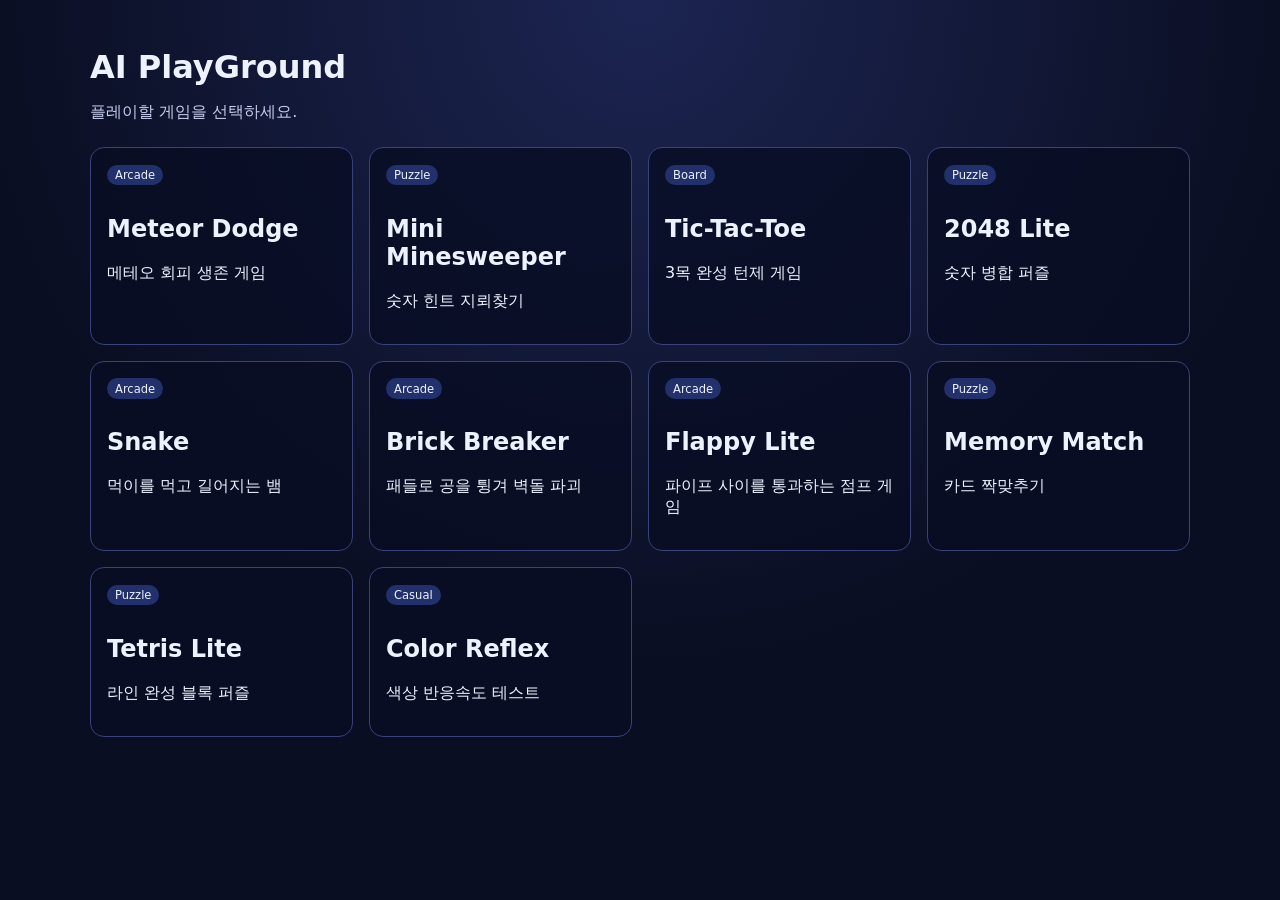
<file: index.html>
<!doctype html>
<html lang="ko">
  <head>
    <meta charset="UTF-8" />
    <meta name="viewport" content="width=device-width, initial-scale=1.0" />
    <title>AI PlayGround - Game Launcher</title>
    <style>
      :root { color-scheme: dark; font-family: "Pretendard", "Noto Sans KR", system-ui, sans-serif; }
      body { margin: 0; min-height: 100vh; background: radial-gradient(circle at top, #1c2552, #0a0e22 60%); color: #eef2ff; }
      .container { width: min(1100px, 92vw); margin: 0 auto; padding: 3rem 0 4rem; }
      .grid { margin-top: 1.5rem; display: grid; grid-template-columns: repeat(auto-fit, minmax(220px, 1fr)); gap: 1rem; }
      .card { display:block;border-radius:14px;border:1px solid #394279;background:rgba(8,13,35,.8);padding:1rem;text-decoration:none;color:inherit }
      .card:hover { border-color:#6f8bff; transform:translateY(-2px); }
      .tag { display:inline-block;font-size:.72rem;background:#22306b;padding:.2rem .5rem;border-radius:999px;margin-bottom:.6rem; }
      h1 { margin:0; } .subtitle{color:#c6cdec}
    </style>
  </head>
  <body>
    <main class="container">
      <h1>AI PlayGround</h1>
      <p class="subtitle">플레이할 게임을 선택하세요.</p>
      <section class="grid" aria-label="게임 목록">
        <a class="card" href="./games/meteor-dodge/"><span class="tag">Arcade</span><h2>Meteor Dodge</h2><p>메테오 회피 생존 게임</p></a>
        <a class="card" href="./games/minesweeper/"><span class="tag">Puzzle</span><h2>Mini Minesweeper</h2><p>숫자 힌트 지뢰찾기</p></a>
        <a class="card" href="./games/tic-tac-toe/"><span class="tag">Board</span><h2>Tic-Tac-Toe</h2><p>3목 완성 턴제 게임</p></a>
        <a class="card" href="./games/2048/"><span class="tag">Puzzle</span><h2>2048 Lite</h2><p>숫자 병합 퍼즐</p></a>
        <a class="card" href="./games/snake/"><span class="tag">Arcade</span><h2>Snake</h2><p>먹이를 먹고 길어지는 뱀</p></a>
        <a class="card" href="./games/brick-breaker/"><span class="tag">Arcade</span><h2>Brick Breaker</h2><p>패들로 공을 튕겨 벽돌 파괴</p></a>
        <a class="card" href="./games/flappy-lite/"><span class="tag">Arcade</span><h2>Flappy Lite</h2><p>파이프 사이를 통과하는 점프 게임</p></a>
        <a class="card" href="./games/memory-match/"><span class="tag">Puzzle</span><h2>Memory Match</h2><p>카드 짝맞추기</p></a>
        <a class="card" href="./games/tetris-lite/"><span class="tag">Puzzle</span><h2>Tetris Lite</h2><p>라인 완성 블록 퍼즐</p></a>
        <a class="card" href="./games/color-reflex/"><span class="tag">Casual</span><h2>Color Reflex</h2><p>색상 반응속도 테스트</p></a>
      </section>
    </main>
  </body>
</html>
</file>
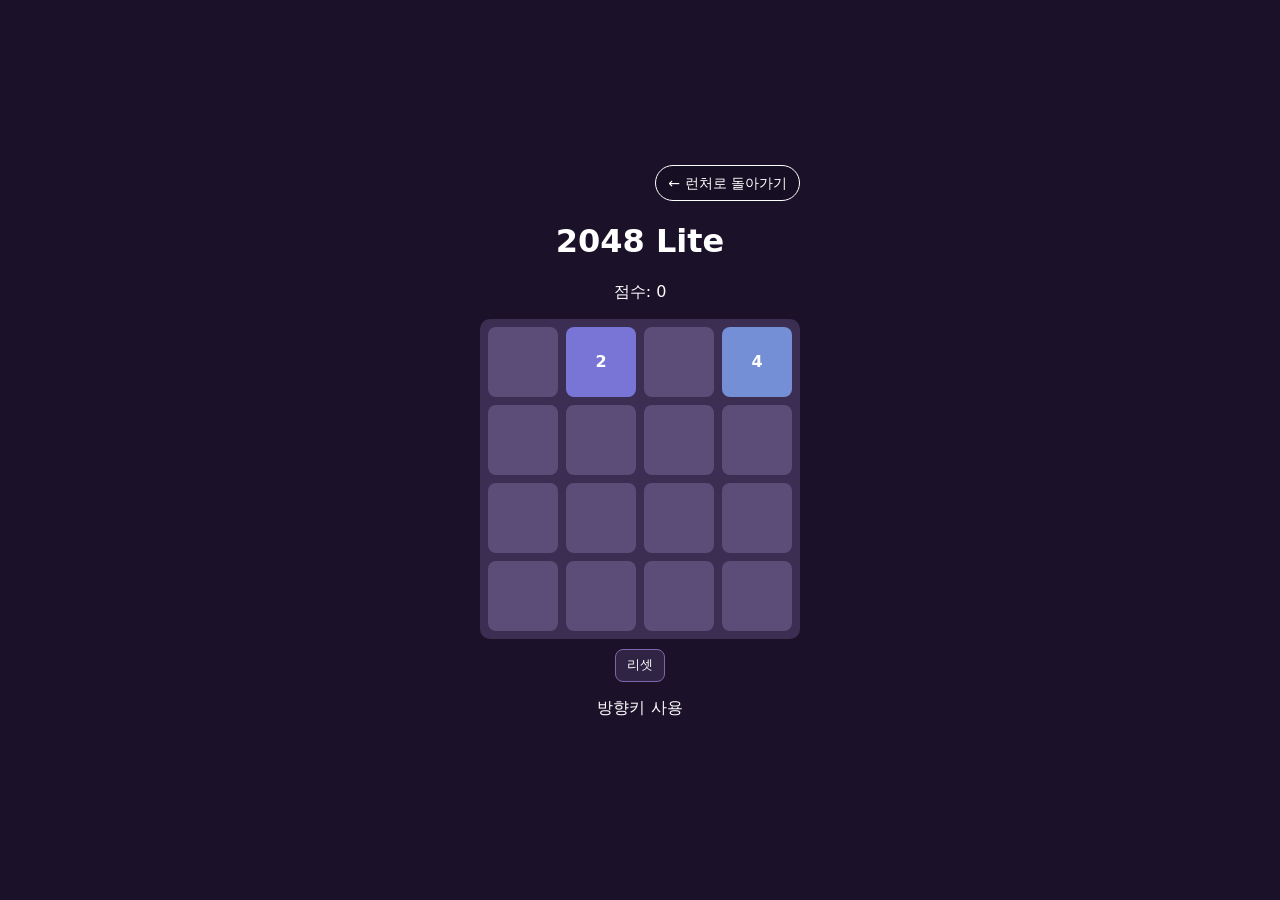
<file: games/2048/index.html>
<!doctype html><html lang="ko"><head><meta charset="UTF-8"><meta name="viewport" content="width=device-width,initial-scale=1"><title>2048 Lite</title><link rel="stylesheet" href="styles.css"></head><body><main class="app"><nav class="top-nav"><a class="launcher-button" href="../../index.html">← 런처로 돌아가기</a></nav><h1>2048 Lite</h1><p>점수: <span id="score">0</span></p><div id="grid" class="grid"></div><div class="actions"><button id="reset">리셋</button></div><p class="hint">방향키 사용</p></main><script src="game.js"></script></body></html>
</file>
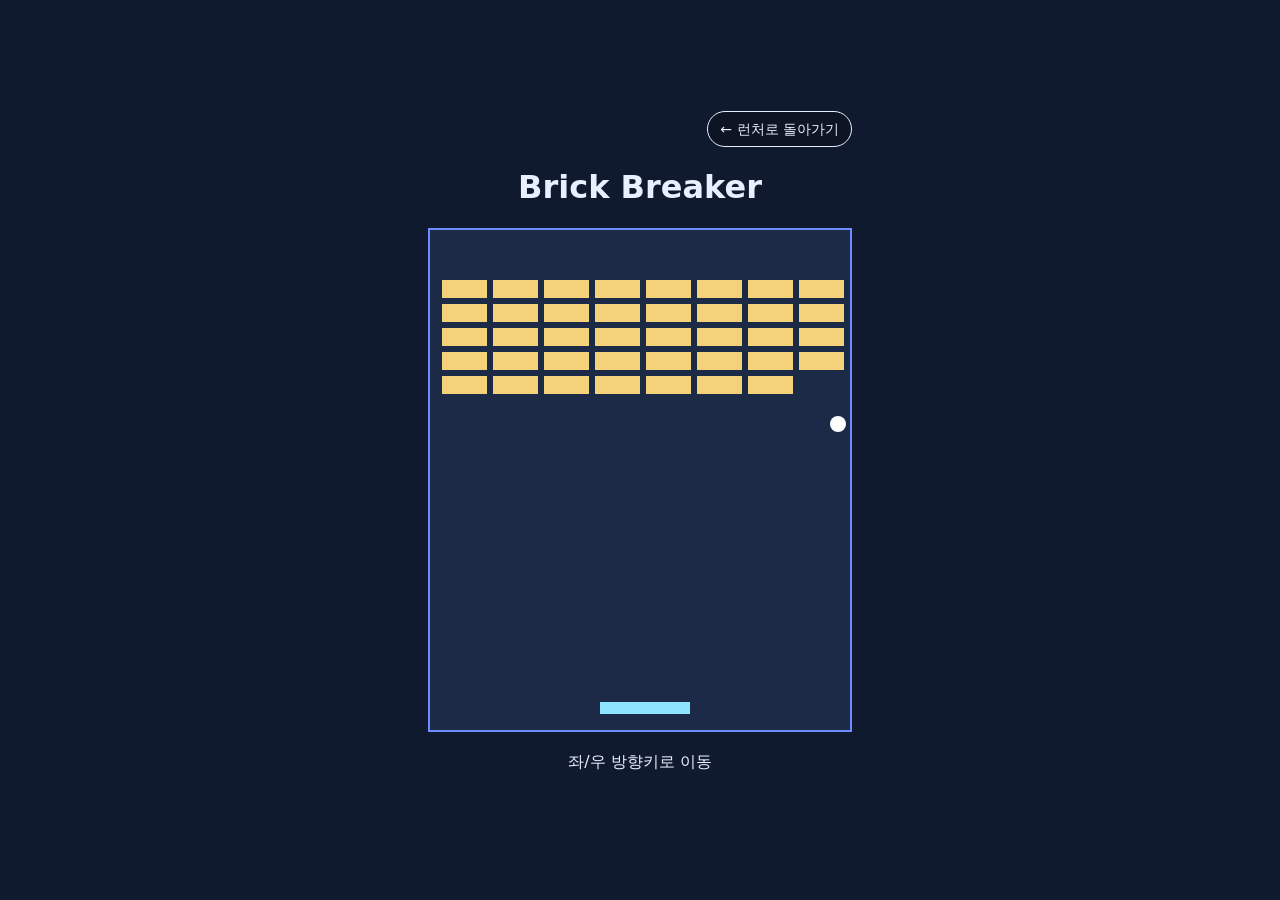
<file: games/brick-breaker/index.html>
<!doctype html><html lang="ko"><head><meta charset="UTF-8"><meta name="viewport" content="width=device-width,initial-scale=1"><title>Brick Breaker</title><link rel="stylesheet" href="styles.css"></head><body><main><nav class="top-nav"><a class="launcher-button" href="../../index.html">← 런처로 돌아가기</a></nav><h1>Brick Breaker</h1><canvas id="cv" width="420" height="500"></canvas><p>좌/우 방향키로 이동</p></main><script src="game.js"></script></body></html>
</file>
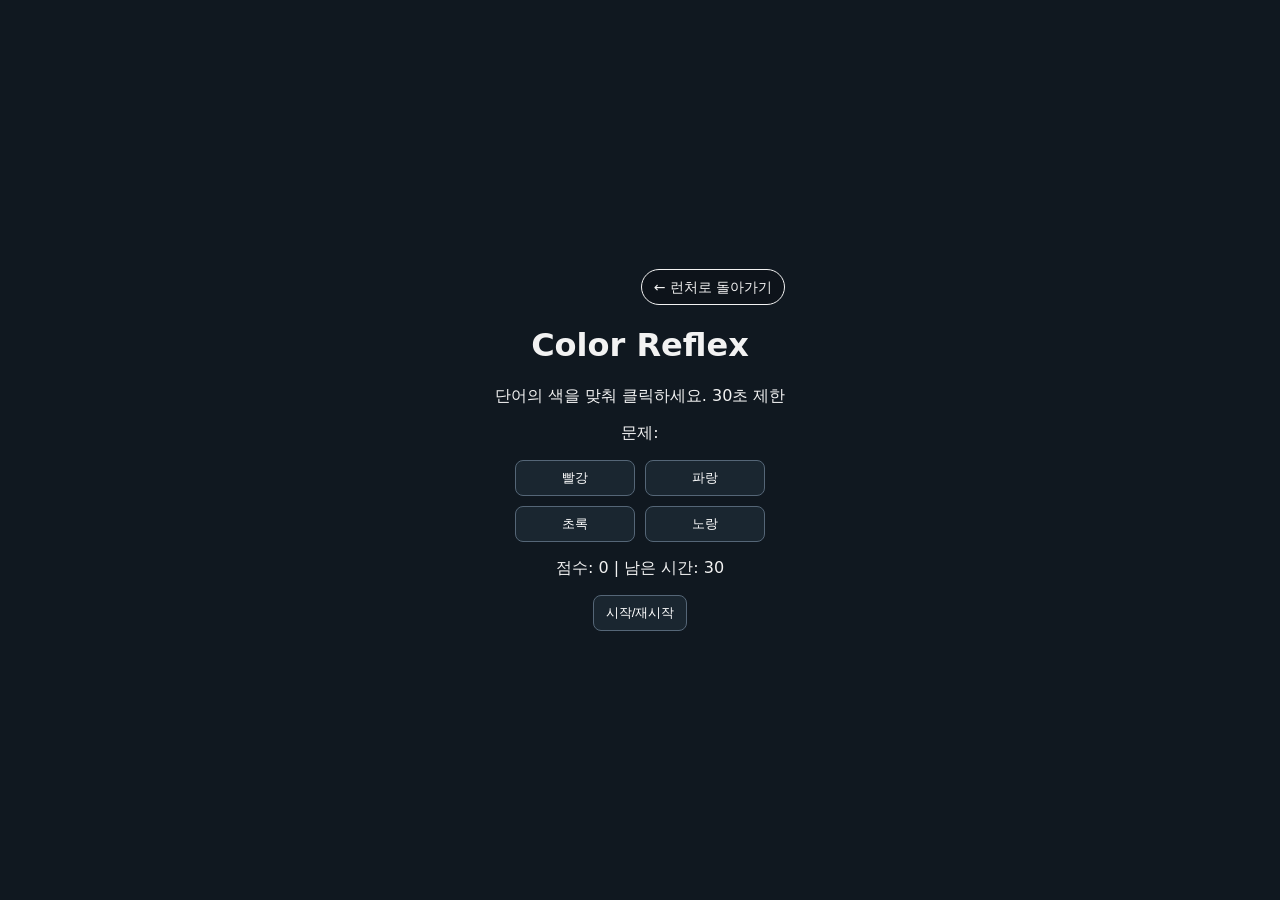
<file: games/color-reflex/index.html>
<!doctype html><html lang="ko"><head><meta charset="UTF-8"><meta name="viewport" content="width=device-width,initial-scale=1"><title>Color Reflex</title><link rel="stylesheet" href="styles.css"></head><body><main><nav class="top-nav"><a class="launcher-button" href="../../index.html">← 런처로 돌아가기</a></nav><h1>Color Reflex</h1><p>단어의 색을 맞춰 클릭하세요. 30초 제한</p><p>문제: <span id="word"></span></p><div id="buttons" class="buttons"></div><p>점수: <span id="score">0</span> | 남은 시간: <span id="time">30</span></p><button id="start">시작/재시작</button></main><script src="game.js"></script></body></html>
</file>
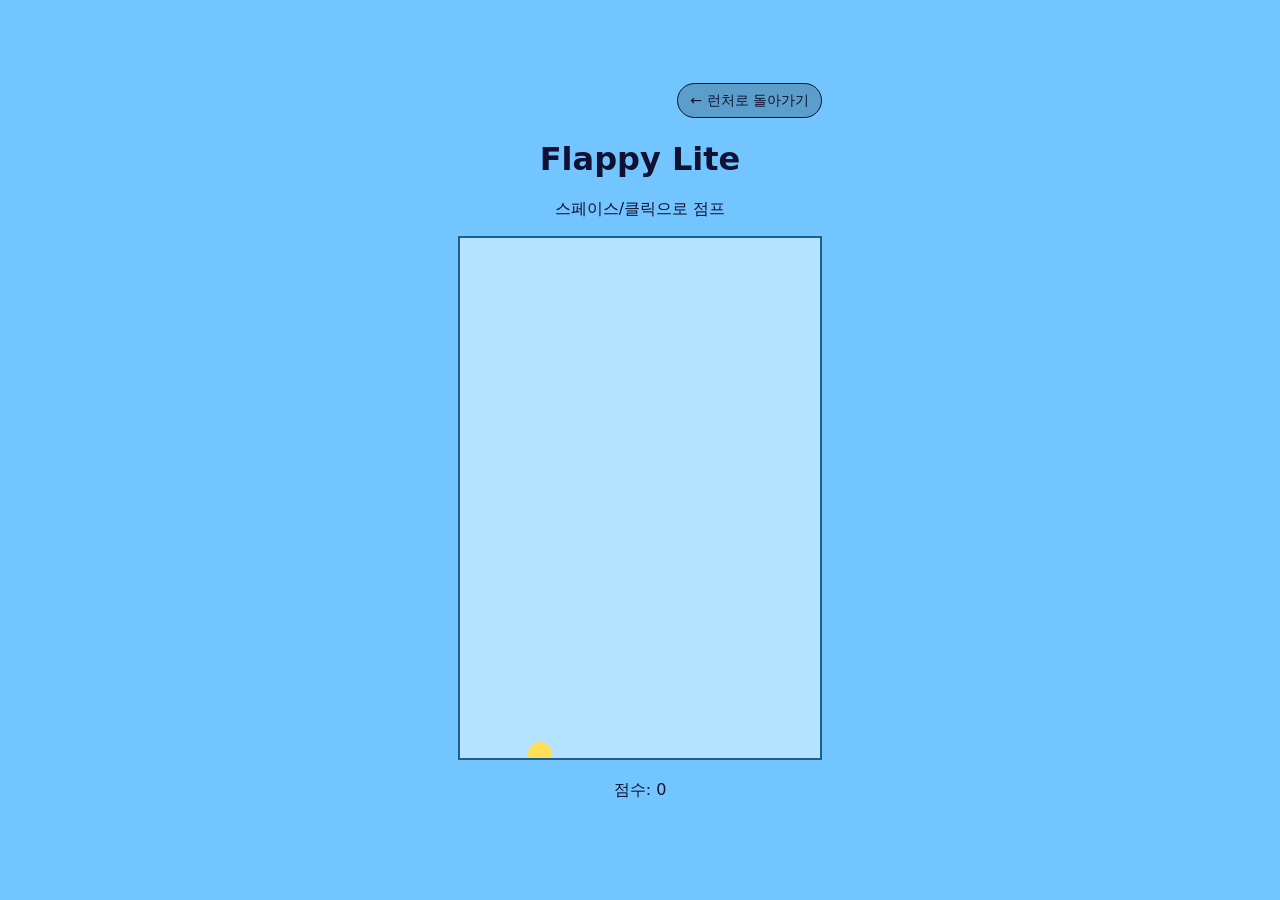
<file: games/flappy-lite/index.html>
<!doctype html><html lang="ko"><head><meta charset="UTF-8"><meta name="viewport" content="width=device-width,initial-scale=1"><title>Flappy Lite</title><link rel="stylesheet" href="styles.css"></head><body><main><nav class="top-nav"><a class="launcher-button" href="../../index.html">← 런처로 돌아가기</a></nav><h1>Flappy Lite</h1><p>스페이스/클릭으로 점프</p><canvas id="cv" width="360" height="520"></canvas><p>점수: <span id="score">0</span></p></main><script src="game.js"></script></body></html>
</file>
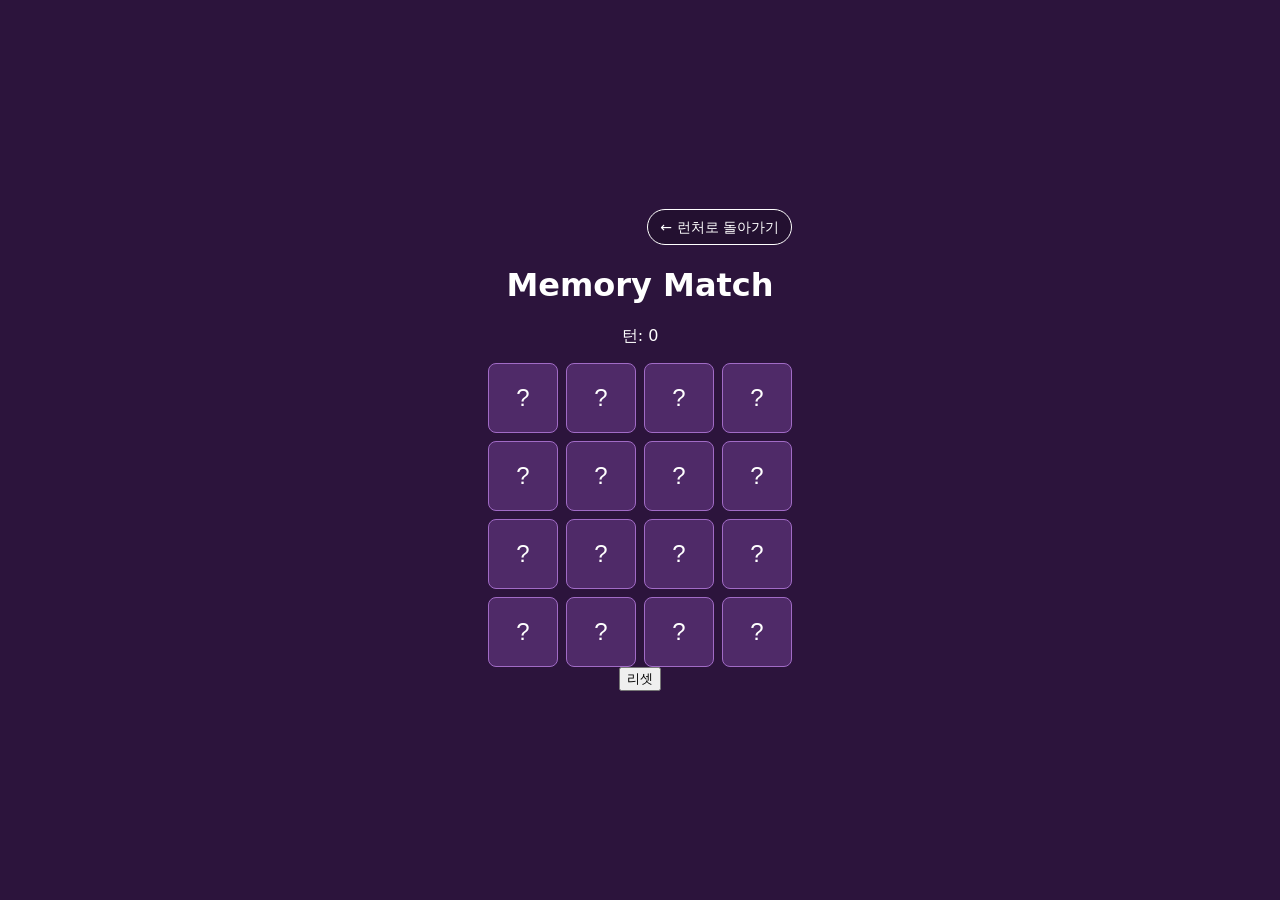
<file: games/memory-match/index.html>
<!doctype html><html lang="ko"><head><meta charset="UTF-8"><meta name="viewport" content="width=device-width,initial-scale=1"><title>Memory Match</title><link rel="stylesheet" href="styles.css"></head><body><main><nav class="top-nav"><a class="launcher-button" href="../../index.html">← 런처로 돌아가기</a></nav><h1>Memory Match</h1><p>턴: <span id="turn">0</span></p><div id="board" class="board"></div><button id="reset">리셋</button> </main><script src="game.js"></script></body></html>
</file>
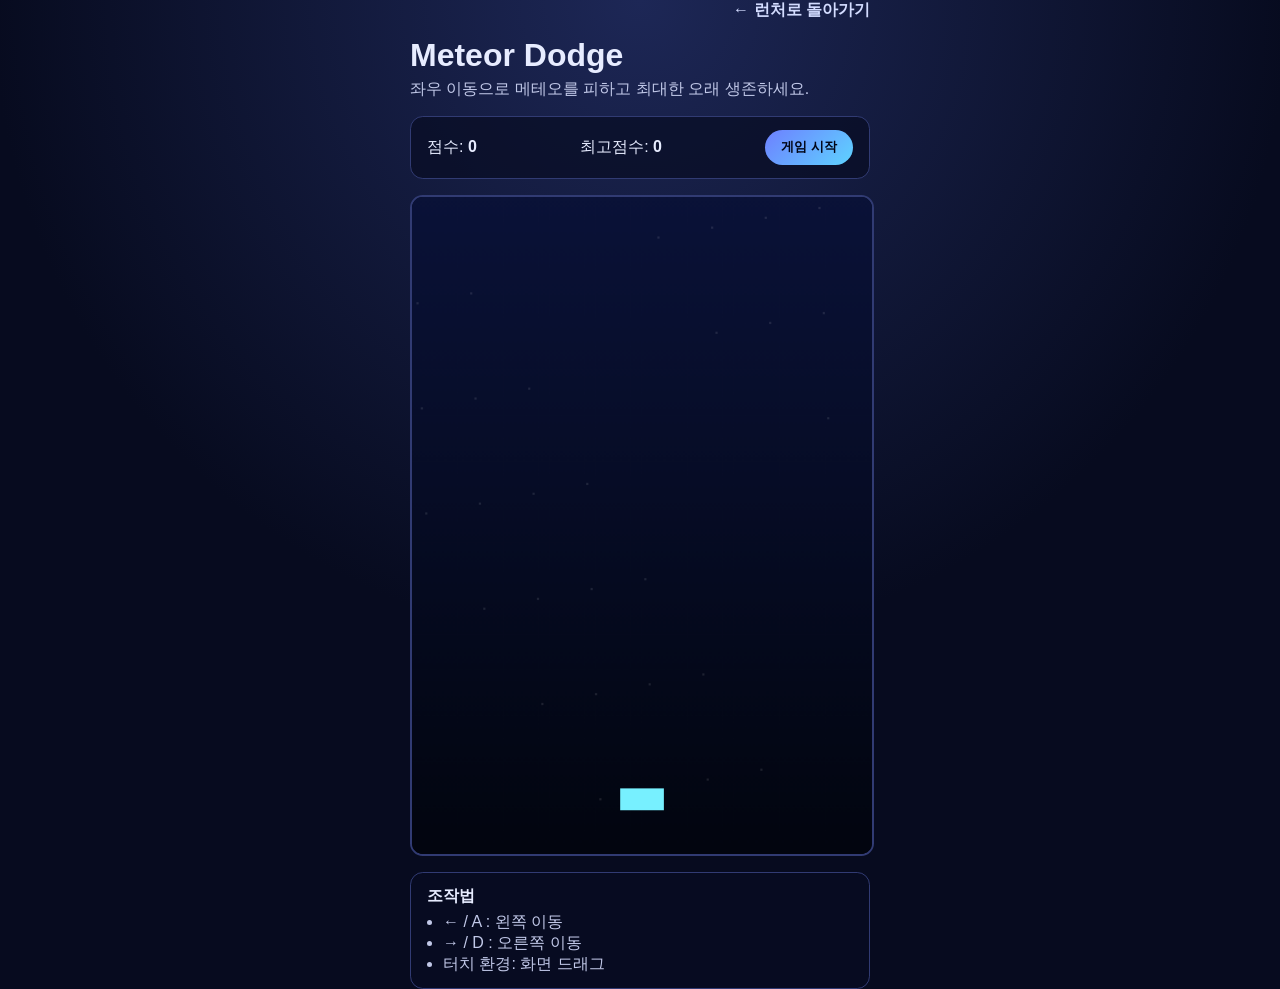
<file: games/meteor-dodge/index.html>
<!doctype html>
<html lang="ko">
  <head>
    <meta charset="UTF-8" />
    <meta name="viewport" content="width=device-width, initial-scale=1.0" />
    <title>AI PlayGround - Meteor Dodge</title>
    <link rel="stylesheet" href="styles.css" />
  </head>
  <body>
    <main class="game-shell">
      <nav class="top-nav"><a class="launcher-button" href="../../index.html">← 런처로 돌아가기</a></nav>
      <header>
        <h1>Meteor Dodge</h1>
        <p>좌우 이동으로 메테오를 피하고 최대한 오래 생존하세요.</p>
      </header>

      <section class="hud">
        <div>점수: <strong id="score">0</strong></div>
        <div>최고점수: <strong id="best-score">0</strong></div>
        <button id="start-button">게임 시작</button>
      </section>

      <canvas id="game" width="420" height="600" aria-label="게임 캔버스"></canvas>

      <section class="controls">
        <p>조작법</p>
        <ul>
          <li>← / A : 왼쪽 이동</li>
          <li>→ / D : 오른쪽 이동</li>
          <li>터치 환경: 화면 드래그</li>
        </ul>
      </section>
    </main>

    <script src="game.js"></script>
  </body>
</html>
</file>
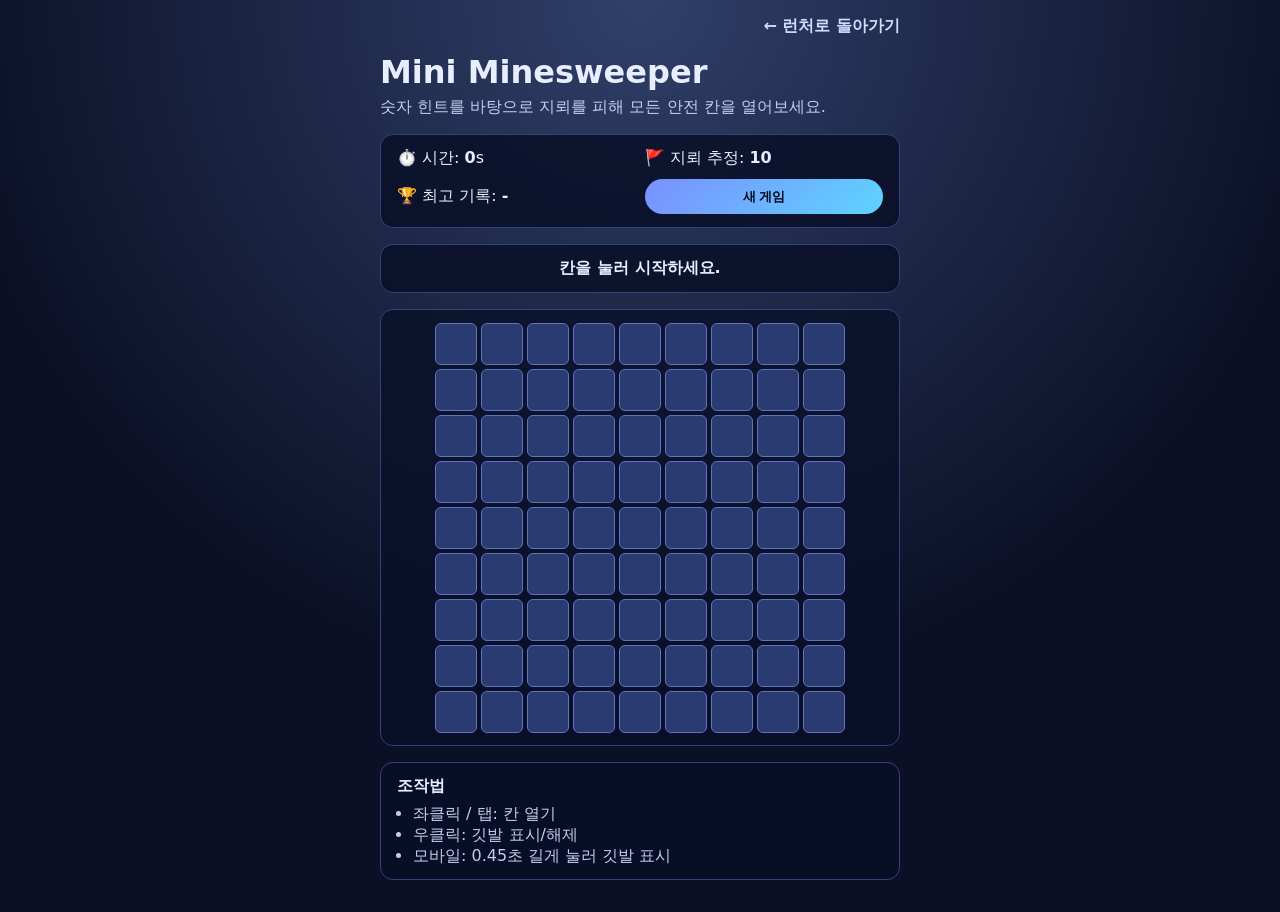
<file: games/minesweeper/index.html>
<!doctype html>
<html lang="ko">
  <head>
    <meta charset="UTF-8" />
    <meta name="viewport" content="width=device-width, initial-scale=1.0" />
    <title>AI PlayGround - Mini Minesweeper</title>
    <link rel="stylesheet" href="styles.css" />
  </head>
  <body>
    <main class="game-shell">
      <nav class="top-nav"><a class="launcher-button" href="../../index.html">← 런처로 돌아가기</a></nav>
      <header>
        <h1>Mini Minesweeper</h1>
        <p>숫자 힌트를 바탕으로 지뢰를 피해 모든 안전 칸을 열어보세요.</p>
      </header>

      <section class="hud" aria-label="게임 상태">
        <div>⏱️ 시간: <strong id="timer">0</strong>s</div>
        <div>🚩 지뢰 추정: <strong id="mine-count">10</strong></div>
        <div>🏆 최고 기록: <strong id="best-time">-</strong></div>
        <button id="restart-button" type="button">새 게임</button>
      </section>

      <section class="status" aria-live="polite">
        <strong id="status-text">칸을 눌러 시작하세요.</strong>
      </section>

      <section class="board-wrap">
        <div id="board" class="board" role="grid" aria-label="지뢰찾기 보드"></div>
      </section>

      <section class="controls">
        <p>조작법</p>
        <ul>
          <li>좌클릭 / 탭: 칸 열기</li>
          <li>우클릭: 깃발 표시/해제</li>
          <li>모바일: 0.45초 길게 눌러 깃발 표시</li>
        </ul>
      </section>
    </main>

    <script src="game.js"></script>
  </body>
</html>
</file>
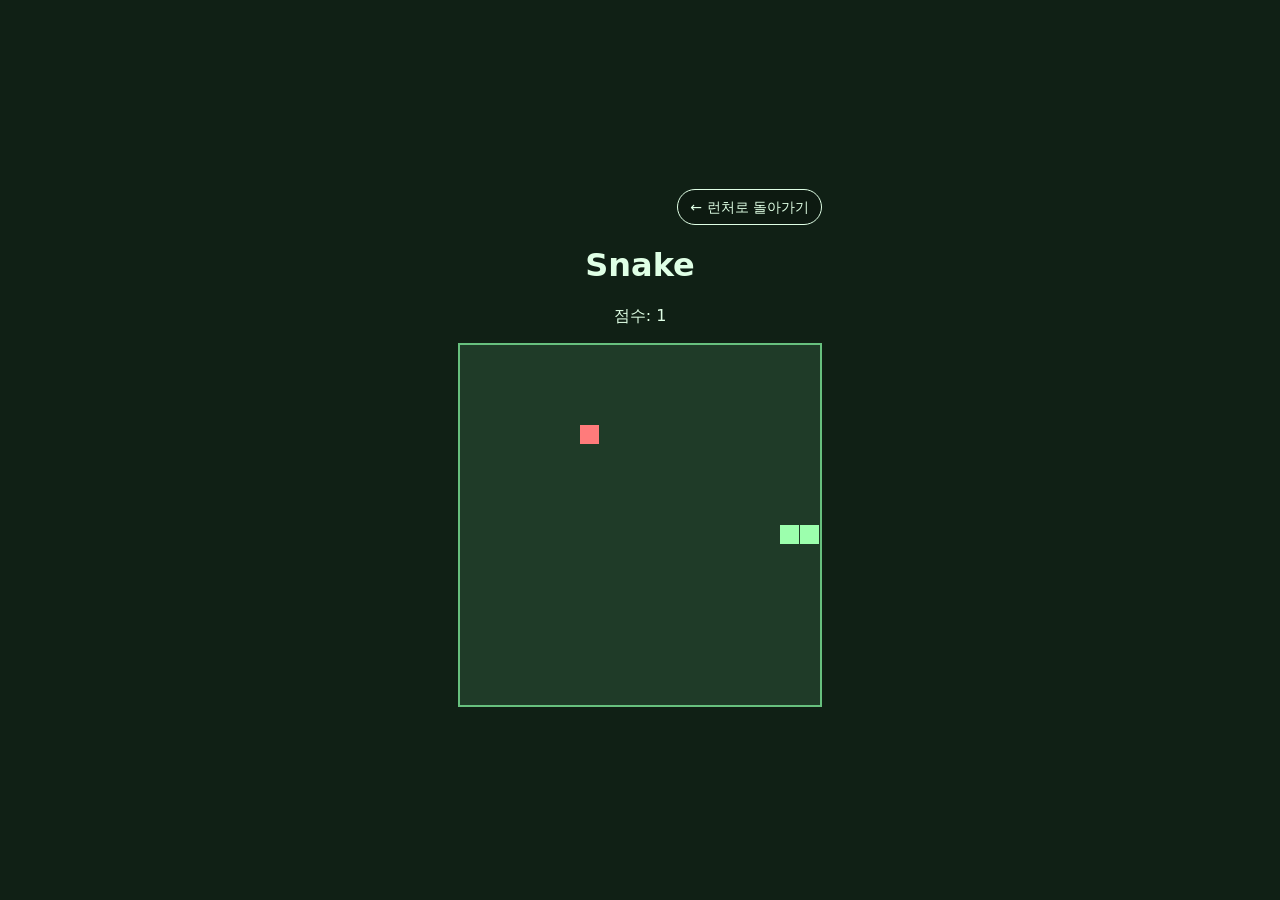
<file: games/snake/index.html>
<!doctype html><html lang="ko"><head><meta charset="UTF-8"><meta name="viewport" content="width=device-width,initial-scale=1"><title>Snake</title><link rel="stylesheet" href="styles.css"></head><body><main><nav class="top-nav"><a class="launcher-button" href="../../index.html">← 런처로 돌아가기</a></nav><h1>Snake</h1><p>점수: <span id="score">0</span></p><canvas id="c" width="360" height="360"></canvas><div></div></main><script src="game.js"></script></body></html>
</file>
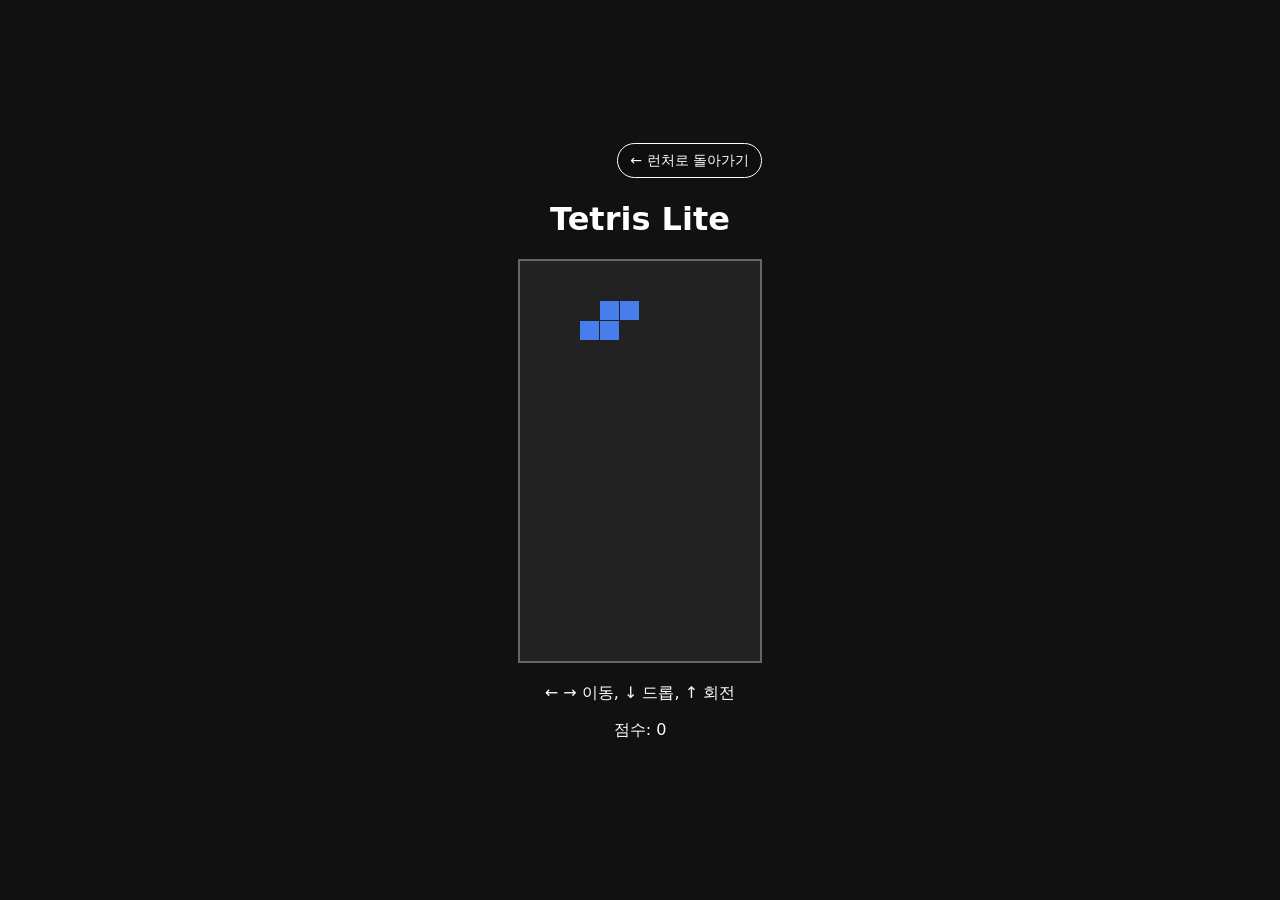
<file: games/tetris-lite/index.html>
<!doctype html><html lang="ko"><head><meta charset="UTF-8"><meta name="viewport" content="width=device-width,initial-scale=1"><title>Tetris Lite</title><link rel="stylesheet" href="styles.css"></head><body><main><nav class="top-nav"><a class="launcher-button" href="../../index.html">← 런처로 돌아가기</a></nav><h1>Tetris Lite</h1><canvas id="cv" width="240" height="400"></canvas><p>← → 이동, ↓ 드롭, ↑ 회전</p><p>점수: <span id="score">0</span></p></main><script src="game.js"></script></body></html>
</file>
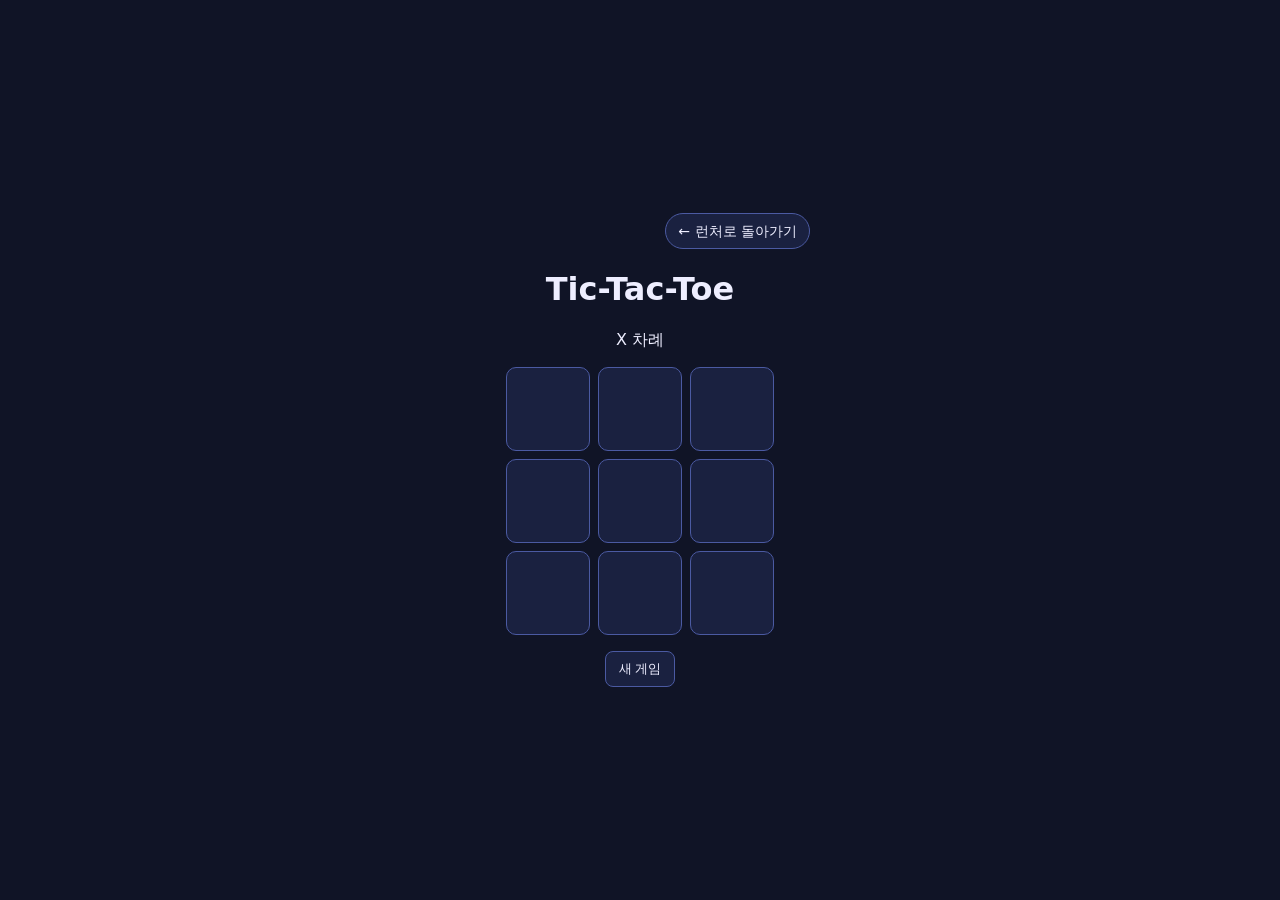
<file: games/tic-tac-toe/index.html>
<!doctype html>
<html lang="ko">
  <head>
    <meta charset="UTF-8" />
    <meta name="viewport" content="width=device-width,initial-scale=1" />
    <title>Tic-Tac-Toe</title>
    <link rel="stylesheet" href="./styles.css" />
  </head>
  <body>
    <main class="app">
      <nav class="top-nav"><a class="launcher-button" href="../../index.html">← 런처로 돌아가기</a></nav>
      <h1>Tic-Tac-Toe</h1>
      <p id="status">X 차례</p>
      <div id="board" class="board" aria-label="틱택토 보드"></div>
      <div class="actions"><button id="reset">새 게임</button></div>
    </main>
    <script src="./game.js"></script>
  </body>
</html>
</file>
<file: games/2048/styles.css>
body{margin:0;min-height:100vh;display:grid;place-items:center;background:#1b122a;color:#fff;font-family:system-ui}
.app{text-align:center}.grid{display:grid;grid-template-columns:repeat(4,70px);gap:8px;background:#3b2e52;padding:8px;border-radius:10px}
.cell{width:70px;height:70px;border-radius:8px;display:grid;place-items:center;font-weight:700;background:#5b4d77}
.actions{margin-top:10px;display:flex;gap:8px;justify-content:center}button,a{padding:.4rem .7rem;border:1px solid #7e66af;background:#2f2444;color:#fff;border-radius:8px;text-decoration:none}

.top-nav{display:flex;justify-content:flex-end;margin-bottom:.75rem}
.launcher-button{padding:.45rem .75rem;border-radius:999px;border:1px solid currentColor;background:rgba(0,0,0,.2);color:inherit;text-decoration:none;font-size:.88rem}
</file>
<file: games/brick-breaker/styles.css>
body{margin:0;min-height:100vh;display:grid;place-items:center;background:#101a2e;color:#e8f0ff;font-family:system-ui}canvas{background:#1c2a47;border:2px solid #6f8bff}main{text-align:center}a{color:#e8f0ff}

.top-nav{display:flex;justify-content:flex-end;margin-bottom:.75rem}
.launcher-button{padding:.45rem .75rem;border-radius:999px;border:1px solid currentColor;background:rgba(0,0,0,.2);color:inherit;text-decoration:none;font-size:.88rem}
</file>
<file: games/color-reflex/styles.css>
body{margin:0;min-height:100vh;display:grid;place-items:center;background:#101820;color:#f2f2f2;font-family:system-ui}main{text-align:center}.buttons{display:grid;grid-template-columns:repeat(2,120px);gap:10px;justify-content:center;margin:12px 0}button,a{padding:.5rem .7rem;border-radius:8px;border:1px solid #567;background:#1a2630;color:#fff;text-decoration:none}

.top-nav{display:flex;justify-content:flex-end;margin-bottom:.75rem}
.launcher-button{padding:.45rem .75rem;border-radius:999px;border:1px solid currentColor;background:rgba(0,0,0,.2);color:inherit;text-decoration:none;font-size:.88rem}
</file>
<file: games/flappy-lite/styles.css>
body{margin:0;min-height:100vh;display:grid;place-items:center;background:#72c5ff;color:#113;font-family:system-ui}canvas{background:#b4e3ff;border:2px solid #1d5f8a}main{text-align:center}

.top-nav{display:flex;justify-content:flex-end;margin-bottom:.75rem}
.launcher-button{padding:.45rem .75rem;border-radius:999px;border:1px solid currentColor;background:rgba(0,0,0,.2);color:inherit;text-decoration:none;font-size:.88rem}
</file>
<file: games/memory-match/styles.css>
body{margin:0;min-height:100vh;display:grid;place-items:center;background:#2c143c;color:#fff;font-family:system-ui}main{text-align:center}.board{display:grid;grid-template-columns:repeat(4,70px);gap:8px}.card{width:70px;height:70px;border:1px solid #a16bc6;background:#4f2a68;color:#fff;border-radius:8px;font-size:1.5rem}

.top-nav{display:flex;justify-content:flex-end;margin-bottom:.75rem}
.launcher-button{padding:.45rem .75rem;border-radius:999px;border:1px solid currentColor;background:rgba(0,0,0,.2);color:inherit;text-decoration:none;font-size:.88rem}
</file>
<file: games/meteor-dodge/styles.css>
:root {
  color-scheme: dark;
  font-family: "Pretendard", "Noto Sans KR", sans-serif;
}

body {
  margin: 0;
  background: radial-gradient(circle at top, #1d2756, #070b1f 55%);
  color: #e7ecff;
  min-height: 100vh;
  display: grid;
  place-items: center;
}

.game-shell {
  width: min(92vw, 460px);
  display: grid;
  gap: 1rem;
}

header h1 {
  margin: 0;
  font-size: 2rem;
}

header p {
  margin: 0.3rem 0 0;
  color: #c1c8e8;
}


.launcher-button {
  color: #d3dcff;
  text-decoration: none;
  font-weight: 600;
}

.launcher-button:hover {
  text-decoration: underline;
}

.hud {
  background: rgba(8, 12, 35, 0.7);
  border: 1px solid #313b73;
  border-radius: 0.8rem;
  padding: 0.8rem 1rem;
  display: flex;
  align-items: center;
  justify-content: space-between;
  gap: 0.8rem;
  flex-wrap: wrap;
}

button {
  cursor: pointer;
  border: none;
  border-radius: 999px;
  background: linear-gradient(135deg, #6e80ff, #5ed3ff);
  color: #010516;
  font-weight: 700;
  padding: 0.55rem 1rem;
}

canvas {
  width: 100%;
  border-radius: 0.8rem;
  border: 2px solid #313b73;
  background: linear-gradient(180deg, #030718, #050916);
  touch-action: none;
}

.controls {
  border-radius: 0.8rem;
  border: 1px solid #313b73;
  background: rgba(8, 12, 35, 0.7);
  padding: 0.8rem 1rem;
}

.controls p {
  margin: 0 0 0.3rem;
  font-weight: 700;
}

.controls ul {
  margin: 0;
  padding-left: 1rem;
  color: #c1c8e8;
}

.top-nav { display: flex; justify-content: flex-end; }
</file>
<file: games/minesweeper/styles.css>
:root {
  color-scheme: dark;
  font-family: "Pretendard", "Noto Sans KR", system-ui, sans-serif;
  --cell-size: clamp(30px, 9vw, 42px);
}

* {
  box-sizing: border-box;
}

body {
  margin: 0;
  min-height: 100vh;
  display: grid;
  place-items: center;
  background: radial-gradient(circle at top, #304069, #0b1026 62%);
  color: #e8eeff;
}

.game-shell {
  width: min(94vw, 520px);
  display: grid;
  gap: 1rem;
  padding: 1rem 0 2rem;
}

h1 {
  margin: 0;
}

header p {
  margin: 0.4rem 0 0;
  color: #c3ccee;
}


.launcher-button {
  color: #d3dcff;
  text-decoration: none;
  font-weight: 600;
}

.launcher-button:hover {
  text-decoration: underline;
}

.hud,
.controls,
.status {
  border-radius: 0.8rem;
  border: 1px solid #354177;
  background: rgba(9, 15, 39, 0.85);
  padding: 0.8rem 1rem;
}

.hud {
  display: grid;
  grid-template-columns: repeat(2, minmax(0, 1fr));
  gap: 0.6rem;
  align-items: center;
}

button {
  cursor: pointer;
  border: none;
  border-radius: 999px;
  background: linear-gradient(135deg, #7b8fff, #5ed3ff);
  color: #050a1d;
  font-weight: 700;
  padding: 0.55rem 0.85rem;
}

.status {
  text-align: center;
}

.board-wrap {
  border-radius: 0.8rem;
  border: 1px solid #354177;
  background: rgba(9, 15, 39, 0.8);
  padding: 0.8rem;
}

.board {
  display: grid;
  grid-template-columns: repeat(9, var(--cell-size));
  justify-content: center;
  gap: 4px;
}

.cell {
  width: var(--cell-size);
  height: var(--cell-size);
  border: 1px solid #6073be;
  border-radius: 6px;
  background: #2a3b72;
  color: #f3f6ff;
  font-weight: 700;
  font-size: 1rem;
  user-select: none;
}

.cell:hover {
  background: #33498c;
}

.cell.open {
  background: #131a38;
  border-color: #44528f;
}

.cell.flagged {
  background: #62480f;
  border-color: #cb9b2f;
}

.cell.mine {
  background: #70262b;
  border-color: #ff848f;
}

.n1 { color: #7dd3fc; }
.n2 { color: #86efac; }
.n3 { color: #fda4af; }
.n4 { color: #c4b5fd; }
.n5 { color: #facc15; }
.n6 { color: #2dd4bf; }
.n7 { color: #f9a8d4; }
.n8 { color: #e5e7eb; }

.controls p {
  margin: 0 0 0.4rem;
  font-weight: 700;
}

.controls ul {
  margin: 0;
  padding-left: 1rem;
  color: #c3ccee;
}

.top-nav { display: flex; justify-content: flex-end; }
</file>
<file: games/snake/styles.css>
body{margin:0;min-height:100vh;display:grid;place-items:center;background:#102015;color:#dfffe5;font-family:system-ui}canvas{background:#1f3b28;border:2px solid #67c07e}main{text-align:center}a{color:#dfffe5}

.top-nav{display:flex;justify-content:flex-end;margin-bottom:.75rem}
.launcher-button{padding:.45rem .75rem;border-radius:999px;border:1px solid currentColor;background:rgba(0,0,0,.2);color:inherit;text-decoration:none;font-size:.88rem}
</file>
<file: games/tetris-lite/styles.css>
body{margin:0;min-height:100vh;display:grid;place-items:center;background:#111;color:#fff;font-family:system-ui}canvas{background:#222;border:2px solid #666}main{text-align:center}a{color:#fff}

.top-nav{display:flex;justify-content:flex-end;margin-bottom:.75rem}
.launcher-button{padding:.45rem .75rem;border-radius:999px;border:1px solid currentColor;background:rgba(0,0,0,.2);color:inherit;text-decoration:none;font-size:.88rem}
</file>
<file: games/tic-tac-toe/styles.css>
body { margin:0; min-height:100vh; display:grid; place-items:center; background:#101426; color:#eef; font-family:system-ui,sans-serif; }
.app { text-align:center; width:min(92vw,340px); }
.top-nav{display:flex;justify-content:flex-end;margin-bottom:.75rem}
.launcher-button{padding:.45rem .75rem;border-radius:999px;border:1px solid #4b5aa2;background:#1a2140;color:#eef;text-decoration:none;font-size:.88rem}
.board { display:grid; grid-template-columns:repeat(3,84px); gap:8px; margin:1rem 0; justify-content:center; }
.cell { width:84px; height:84px; font-size:2rem; border:1px solid #4b5aa2; background:#1a2140; color:#fff; border-radius:10px; cursor:pointer; }
.actions { display:flex; gap:.6rem; justify-content:center; }
button{padding:.5rem .8rem;border-radius:8px;border:1px solid #4b5aa2;background:#1a2140;color:#eef;cursor:pointer;}
</file>
